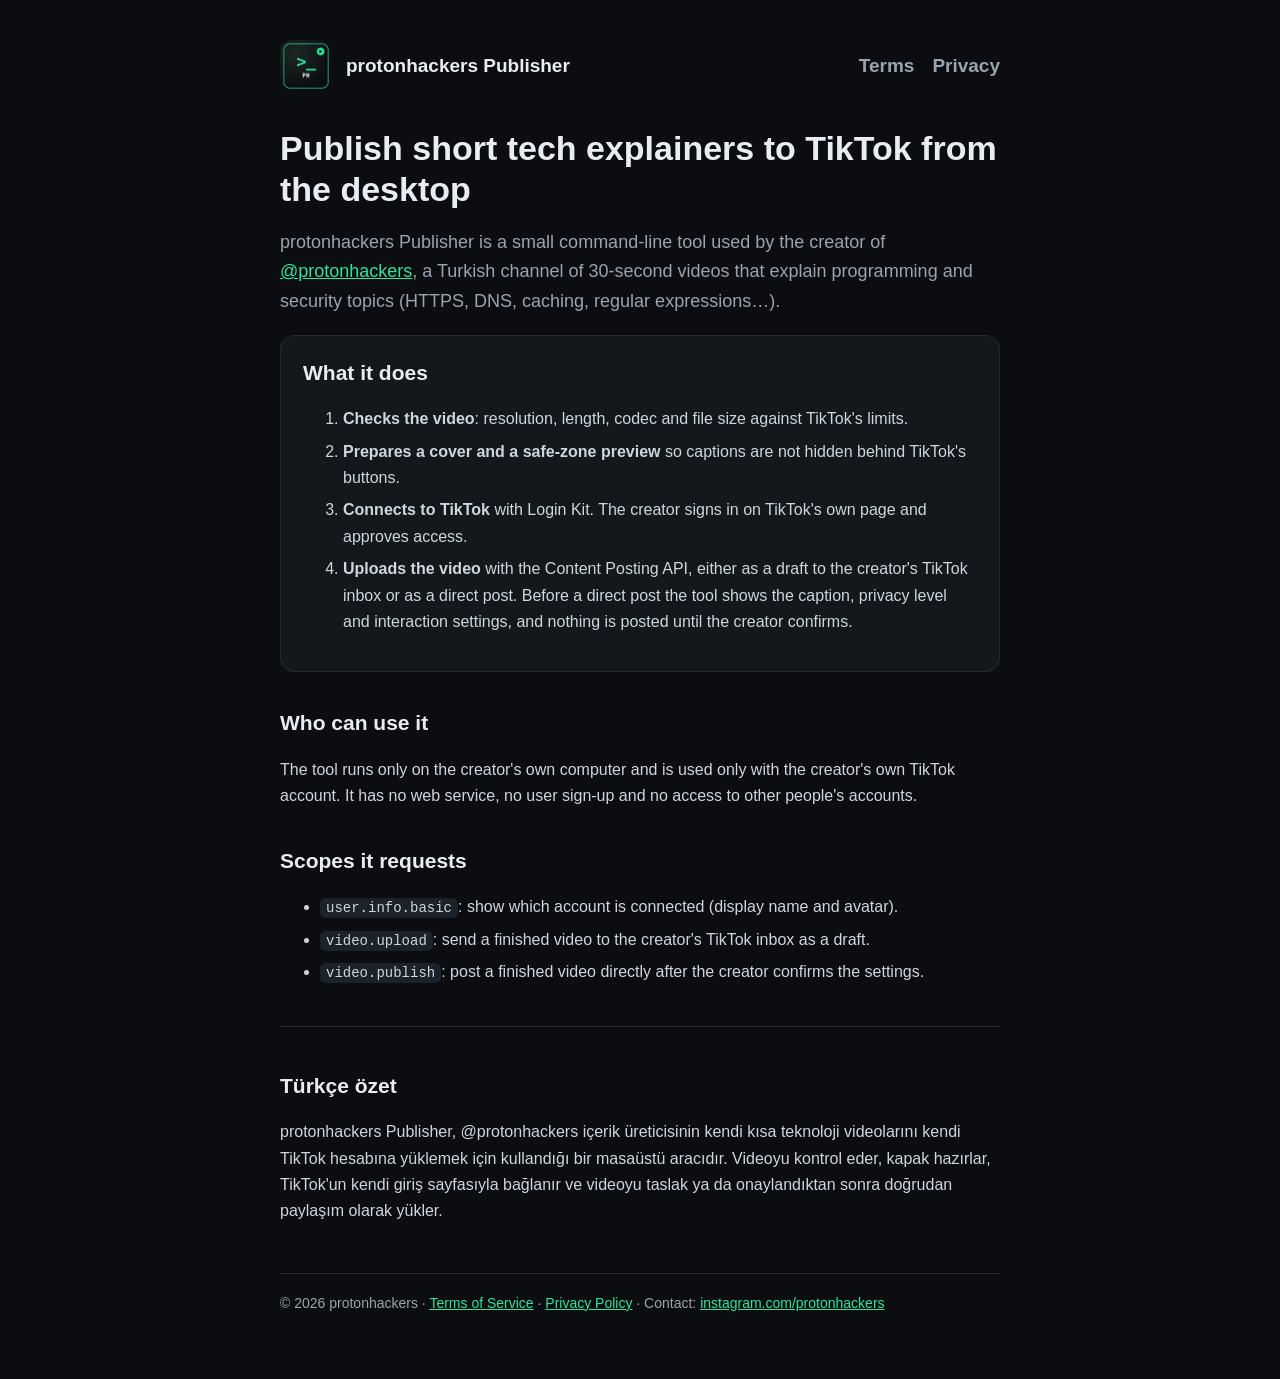
<file: index.html>
<!doctype html>
<html lang="en">
<head>
<meta charset="utf-8">
<meta name="viewport" content="width=device-width,initial-scale=1">
<title>protonhackers Publisher</title>
<meta name="description" content="A personal desktop tool the @protonhackers creator uses to publish their own short educational tech videos to their own TikTok account.">
<link rel="icon" href="icon.png">
<link rel="stylesheet" href="style.css">
</head>
<body>
<div class="wrap">
<header>
  <img src="icon.png" alt="">
  <a href="./">protonhackers Publisher</a>
  <nav><a href="terms.html">Terms</a><a href="privacy.html">Privacy</a></nav>
</header>

<h1>Publish short tech explainers to TikTok from the desktop</h1>
<p class="lead">protonhackers Publisher is a small command-line tool used by the creator of
<a href="https://www.instagram.com/protonhackers/">@protonhackers</a>, a Turkish channel of 30-second
videos that explain programming and security topics (HTTPS, DNS, caching, regular expressions…).</p>

<div class="card">
<h2 style="margin-top:0">What it does</h2>
<ol>
  <li><b>Checks the video</b>: resolution, length, codec and file size against TikTok's limits.</li>
  <li><b>Prepares a cover and a safe-zone preview</b> so captions are not hidden behind TikTok's buttons.</li>
  <li><b>Connects to TikTok</b> with Login Kit. The creator signs in on TikTok's own page and approves access.</li>
  <li><b>Uploads the video</b> with the Content Posting API, either as a draft to the creator's TikTok inbox
      or as a direct post. Before a direct post the tool shows the caption, privacy level and
      interaction settings, and nothing is posted until the creator confirms.</li>
</ol>
</div>

<h2>Who can use it</h2>
<p>The tool runs only on the creator's own computer and is used only with the creator's own TikTok account.
It has no web service, no user sign-up and no access to other people's accounts.</p>

<h2>Scopes it requests</h2>
<ul>
  <li><code>user.info.basic</code>: show which account is connected (display name and avatar).</li>
  <li><code>video.upload</code>: send a finished video to the creator's TikTok inbox as a draft.</li>
  <li><code>video.publish</code>: post a finished video directly after the creator confirms the settings.</li>
</ul>

<div class="tr">
<h2>Türkçe özet</h2>
<p>protonhackers Publisher, @protonhackers içerik üreticisinin kendi kısa teknoloji videolarını kendi TikTok
hesabına yüklemek için kullandığı bir masaüstü aracıdır. Videoyu kontrol eder, kapak hazırlar, TikTok'un kendi
giriş sayfasıyla bağlanır ve videoyu taslak ya da onaylandıktan sonra doğrudan paylaşım olarak yükler.</p>
</div>

<footer>
  © 2026 protonhackers · <a href="terms.html">Terms of Service</a> · <a href="privacy.html">Privacy Policy</a> ·
  Contact: <a href="https://www.instagram.com/protonhackers/">instagram.com/protonhackers</a>
</footer>
</div>
</body>
</html>
</file>
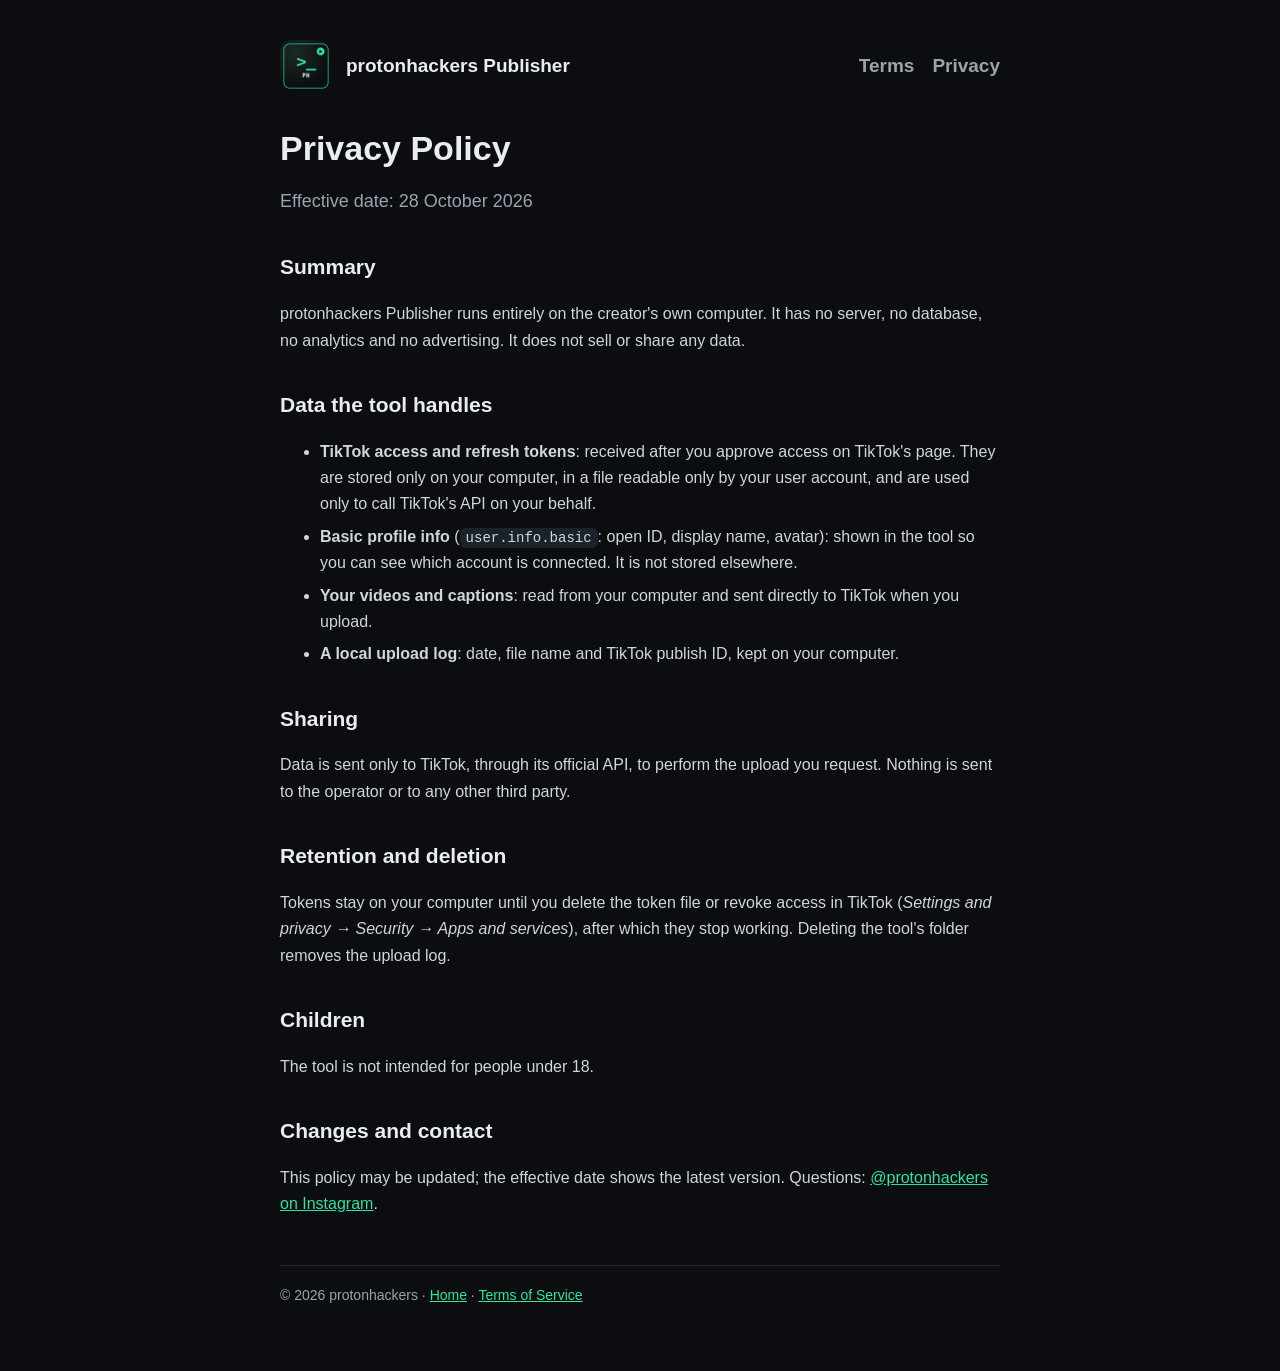
<file: privacy.html>
<!doctype html>
<html lang="en">
<head>
<meta charset="utf-8">
<meta name="viewport" content="width=device-width,initial-scale=1">
<title>Privacy Policy</title>
<link rel="icon" href="icon.png">
<link rel="stylesheet" href="style.css">
</head>
<body>
<div class="wrap">
<header>
  <img src="icon.png" alt="">
  <a href="./">protonhackers Publisher</a>
  <nav><a href="terms.html">Terms</a><a href="privacy.html">Privacy</a></nav>
</header>

<h1>Privacy Policy</h1>
<p class="lead">Effective date: 28 October 2026</p>

<h2>Summary</h2>
<p>protonhackers Publisher runs entirely on the creator's own computer. It has no server, no database, no analytics
and no advertising. It does not sell or share any data.</p>

<h2>Data the tool handles</h2>
<ul>
  <li><b>TikTok access and refresh tokens</b>: received after you approve access on TikTok's page. They are stored
      only on your computer, in a file readable only by your user account, and are used only to call TikTok's API
      on your behalf.</li>
  <li><b>Basic profile info</b> (<code>user.info.basic</code>: open ID, display name, avatar): shown in the tool so you
      can see which account is connected. It is not stored elsewhere.</li>
  <li><b>Your videos and captions</b>: read from your computer and sent directly to TikTok when you upload.</li>
  <li><b>A local upload log</b>: date, file name and TikTok publish ID, kept on your computer.</li>
</ul>

<h2>Sharing</h2>
<p>Data is sent only to TikTok, through its official API, to perform the upload you request. Nothing is sent to the
operator or to any other third party.</p>

<h2>Retention and deletion</h2>
<p>Tokens stay on your computer until you delete the token file or revoke access in TikTok
(<i>Settings and privacy → Security → Apps and services</i>), after which they stop working. Deleting the tool's
folder removes the upload log.</p>

<h2>Children</h2>
<p>The tool is not intended for people under 18.</p>

<h2>Changes and contact</h2>
<p>This policy may be updated; the effective date shows the latest version. Questions:
<a href="https://www.instagram.com/protonhackers/">@protonhackers on Instagram</a>.</p>

<footer>© 2026 protonhackers · <a href="./">Home</a> · <a href="terms.html">Terms of Service</a></footer>
</div>
</body>
</html>
</file>
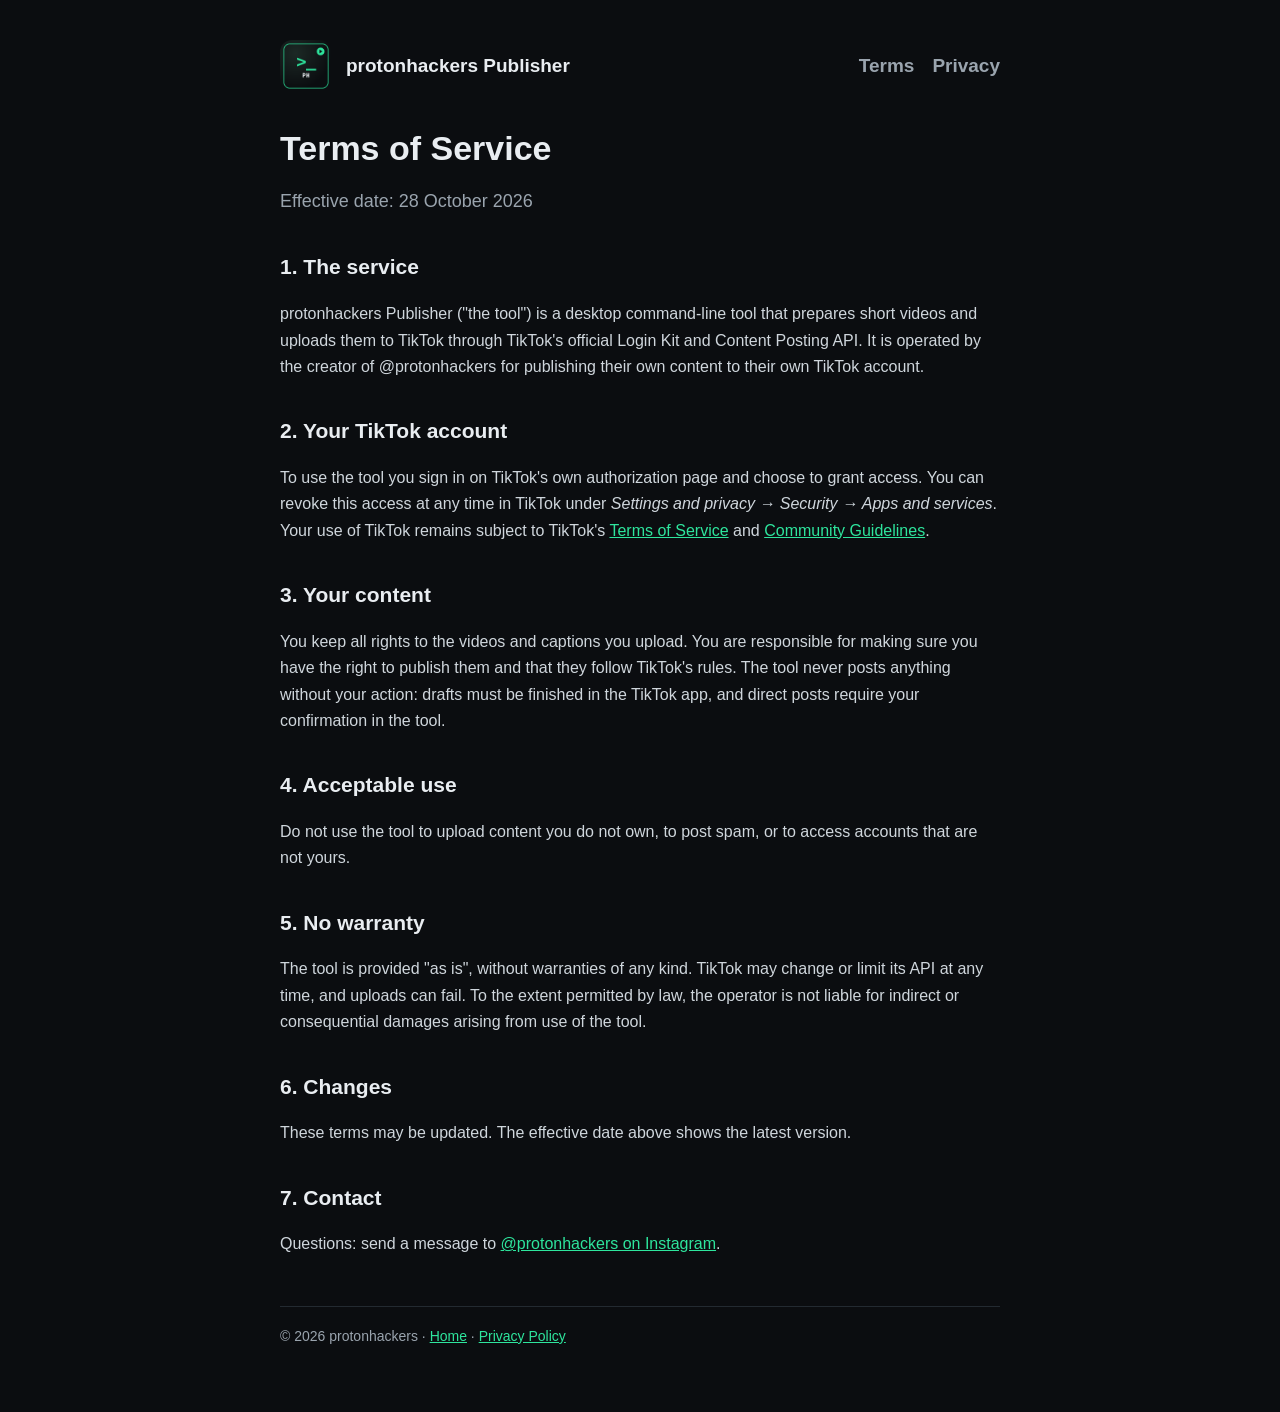
<file: terms.html>
<!doctype html>
<html lang="en">
<head>
<meta charset="utf-8">
<meta name="viewport" content="width=device-width,initial-scale=1">
<title>Terms of Service</title>
<link rel="icon" href="icon.png">
<link rel="stylesheet" href="style.css">
</head>
<body>
<div class="wrap">
<header>
  <img src="icon.png" alt="">
  <a href="./">protonhackers Publisher</a>
  <nav><a href="terms.html">Terms</a><a href="privacy.html">Privacy</a></nav>
</header>

<h1>Terms of Service</h1>
<p class="lead">Effective date: 28 October 2026</p>

<h2>1. The service</h2>
<p>protonhackers Publisher ("the tool") is a desktop command-line tool that prepares short videos and uploads them
to TikTok through TikTok's official Login Kit and Content Posting API. It is operated by the creator of
@protonhackers for publishing their own content to their own TikTok account.</p>

<h2>2. Your TikTok account</h2>
<p>To use the tool you sign in on TikTok's own authorization page and choose to grant access. You can revoke this
access at any time in TikTok under <i>Settings and privacy → Security → Apps and services</i>. Your use of TikTok
remains subject to TikTok's <a href="https://www.tiktok.com/legal/terms-of-service">Terms of Service</a> and
<a href="https://www.tiktok.com/community-guidelines">Community Guidelines</a>.</p>

<h2>3. Your content</h2>
<p>You keep all rights to the videos and captions you upload. You are responsible for making sure you have the
right to publish them and that they follow TikTok's rules. The tool never posts anything without your action:
drafts must be finished in the TikTok app, and direct posts require your confirmation in the tool.</p>

<h2>4. Acceptable use</h2>
<p>Do not use the tool to upload content you do not own, to post spam, or to access accounts that are not yours.</p>

<h2>5. No warranty</h2>
<p>The tool is provided "as is", without warranties of any kind. TikTok may change or limit its API at any time,
and uploads can fail. To the extent permitted by law, the operator is not liable for indirect or consequential
damages arising from use of the tool.</p>

<h2>6. Changes</h2>
<p>These terms may be updated. The effective date above shows the latest version.</p>

<h2>7. Contact</h2>
<p>Questions: send a message to <a href="https://www.instagram.com/protonhackers/">@protonhackers on Instagram</a>.</p>

<footer>© 2026 protonhackers · <a href="./">Home</a> · <a href="privacy.html">Privacy Policy</a></footer>
</div>
</body>
</html>
</file>
<file: style.css>
:root{--bg:#0b0d10;--card:#14181d;--text:#e9edf1;--muted:#9aa4ae;--accent:#2ee59d;--line:#232a31}
*{box-sizing:border-box}
body{margin:0;background:var(--bg);color:var(--text);font:16px/1.65 -apple-system,BlinkMacSystemFont,"Segoe UI",Roboto,Helvetica,Arial,sans-serif}
.wrap{max-width:760px;margin:0 auto;padding:40px 20px 64px}
header{display:flex;align-items:center;gap:14px;margin-bottom:36px}
header img{width:52px;height:52px;border-radius:12px}
header a{color:var(--text);text-decoration:none;font-weight:700;font-size:19px}
nav{margin-left:auto;display:flex;gap:18px;font-size:15px}
nav a{color:var(--muted);text-decoration:none}
nav a:hover{color:var(--accent)}
h1{font-size:34px;line-height:1.2;margin:0 0 12px}
h2{font-size:21px;margin:34px 0 8px}
p,li{color:#cfd6dc}
a{color:var(--accent)}
.lead{font-size:18px;color:var(--muted)}
.card{background:var(--card);border:1px solid var(--line);border-radius:14px;padding:20px 22px;margin:18px 0}
ol li,ul li{margin:6px 0}
code{background:#1c2229;border-radius:6px;padding:2px 6px;font-size:14px}
.tr{border-top:1px solid var(--line);margin-top:40px;padding-top:8px}
footer{margin-top:48px;color:var(--muted);font-size:14px;border-top:1px solid var(--line);padding-top:18px}
@media (max-width:560px){header{flex-wrap:wrap}nav{margin-left:0;width:100%}h1{font-size:28px}}
</file>
